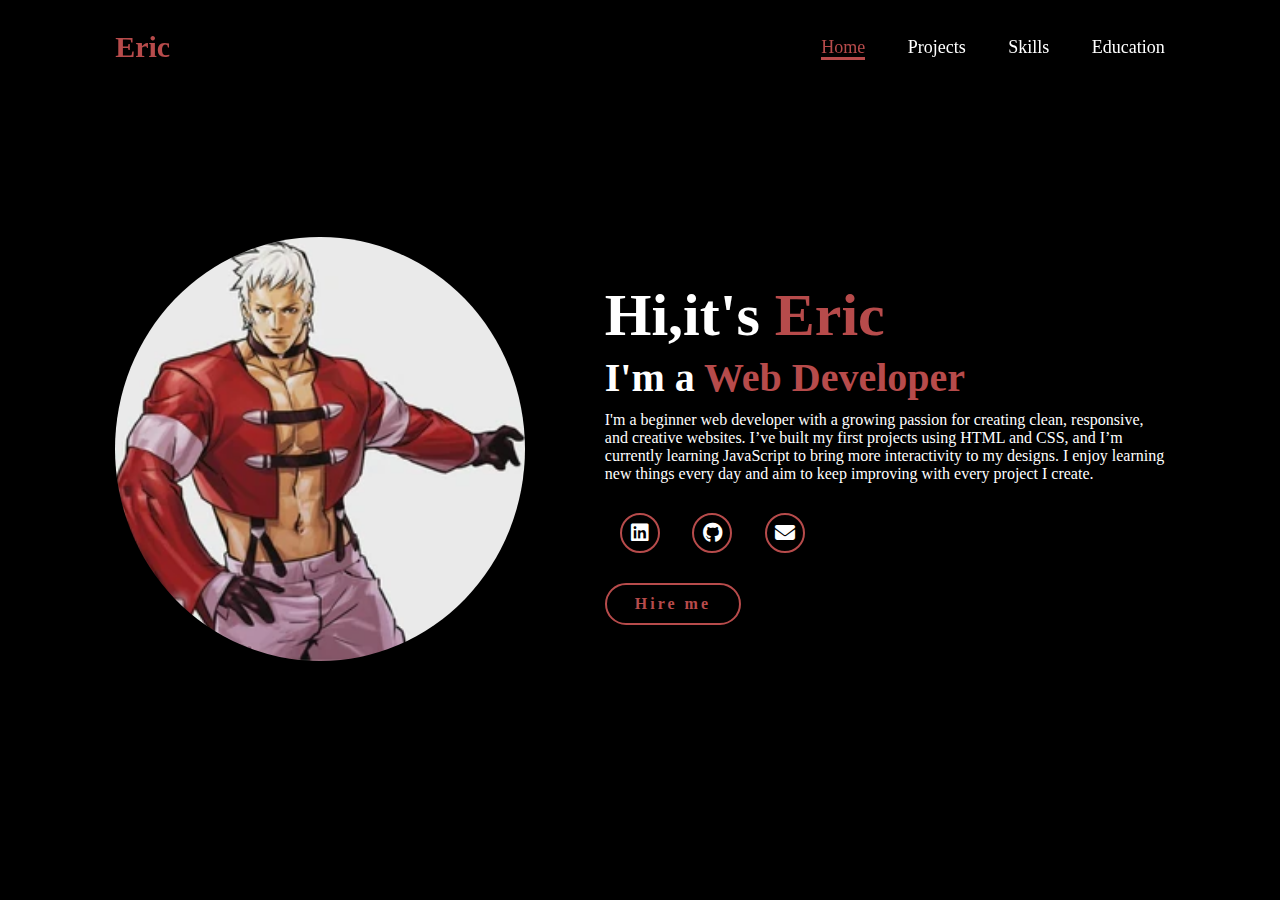
<file: index.html>
<!DOCTYPE html>
<html lang="en">
  <head>
    <link rel="stylesheet" href="styles.css" />
    <link
      rel="stylesheet"
      href="https://cdnjs.cloudflare.com/ajax/libs/font-awesome/6.6.0/css/all.min.css"
    />
    <meta charset="UTF-8" />
    <meta name="viewport" content="width=device-width, initial-scale=1.0" />
    <title>Profolio Website</title>
  </head>
  <body class="background">
    <header>
      <a href="index.html" class="logo">Eric</a>
      <div></div>
      <nav>
        <a href="index.html" class="active">Home</a>
        <a href="project.html">Projects</a>
        <a href="skills.html">Skills</a>
        <a href="Education.html">Education</a>
      </nav>
    </header>
    <section class="home">
      <div class="home-img">
        <img src="Pictures/KOF2002UM-Yashiro2.jpg" alt="My Portfolio picture" />
      </div>
      <div class="home-content">
        <h1>Hi,it's <span>Eric</span></h1>
        <h3 class="typing-text">I'm a <span></span></h3>
        <p>
          I'm a beginner web developer with a growing passion for creating
          clean, responsive, and creative websites. I’ve built my first projects
          using HTML and CSS, and I’m currently learning JavaScript to bring
          more interactivity to my designs. I enjoy learning new things every
          day and aim to keep improving with every project I create.
        </p>
        <div class="social-icons">
          <a href="https://www.linkedin.com/in/eric-zacarias-961513377/" class="fa-brands fa-linkedin"></a>
          <a href="https://github.com/ericzacarias47" class="fa-brands fa-github"></a>
          <a href="mailto:erizacariascastill@outlook.com" class="fa-solid fa-envelope"></a>
        </div>
        <a href="mailto:erizacariascastill@gmail.com" class="button">Hire me</a>
      </div>
    </section>
  </body>
</html>
</file>
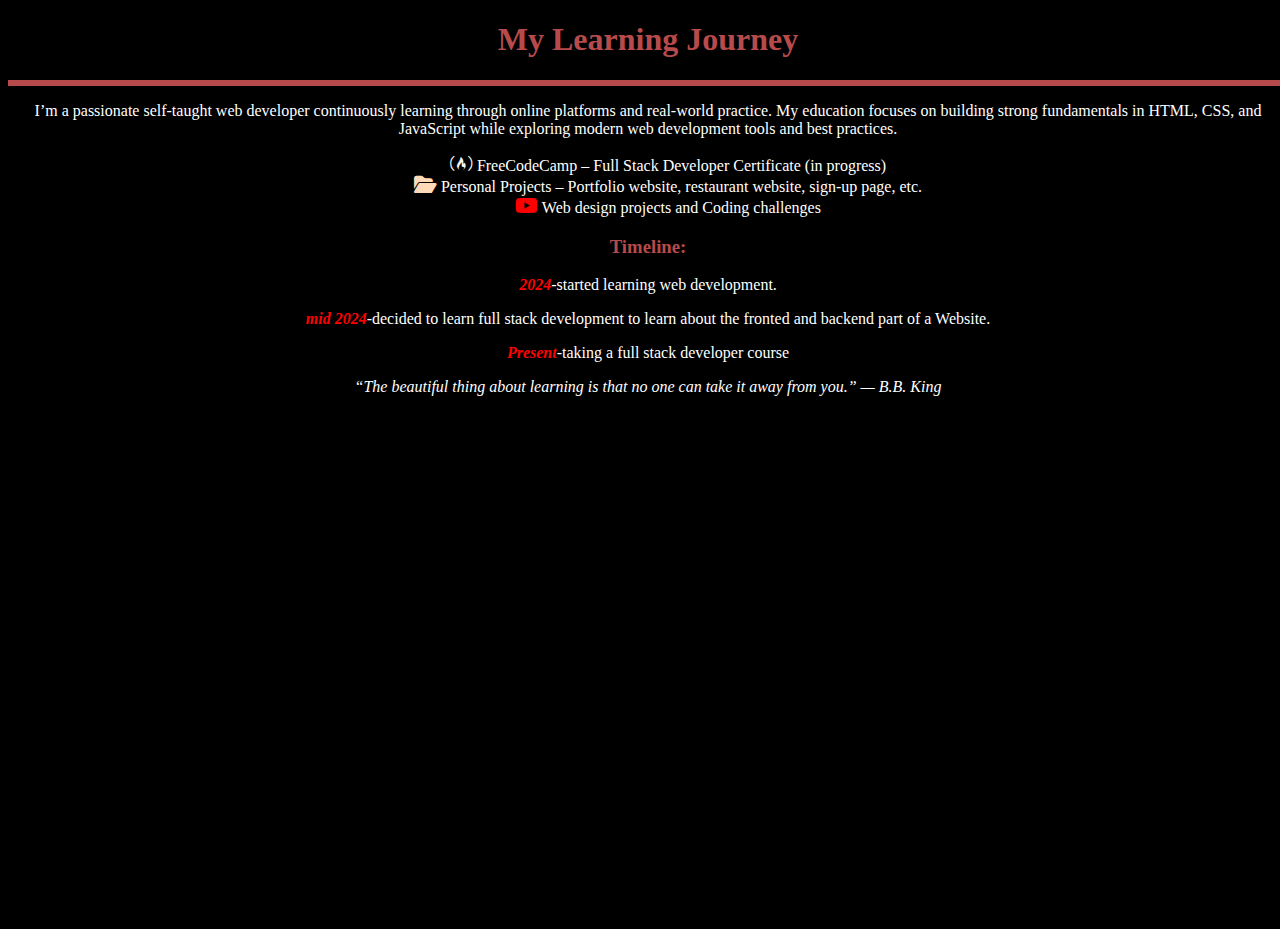
<file: Education.html>
<!DOCTYPE html>
<html lang="en">
  <head>
    <meta charset="UTF-8" />
    <meta name="viewport" content="width=device-width, initial-scale=1.0" />
    <title>Education</title>
    <link rel="stylesheet" href="https://cdnjs.cloudflare.com/ajax/libs/font-awesome/6.5.0/css/all.min.css">
    <link rel="stylesheet" href="education.css">
  </head>
  <body>
    <h1>My Learning Journey</h1>
    <hr />
    <p>
      I’m a passionate self-taught web developer continuously learning through
      online platforms and real-world practice. My education focuses on building
      strong fundamentals in HTML, CSS, and JavaScript while exploring modern
      web development tools and best practices.
    </p>
    <ul>
        <li><i class="fa-brands fa-free-code-camp"></i> FreeCodeCamp – Full Stack Developer Certificate (in progress)</li>
        <li><i class="fa-solid fa-folder-open"></i> Personal Projects – Portfolio website, restaurant website, sign-up page, etc.</li>
        <li><i class="fa-brands fa-youtube"></i> Web design projects and Coding challenges</li>
    </ul>
    <h3>Timeline:</h3>
    <p><b>2024</b>-started learning web development.</p>
    <p><b>mid 2024</b>-decided to learn full stack development to learn about the fronted and backend part of a Website.</p>
  <p><b>Present</b>-taking a full stack developer course</p>
  <blockquote>“The beautiful thing about learning is that no one can take it away from you.” — B.B. King</blockquote>
</html>
</file>
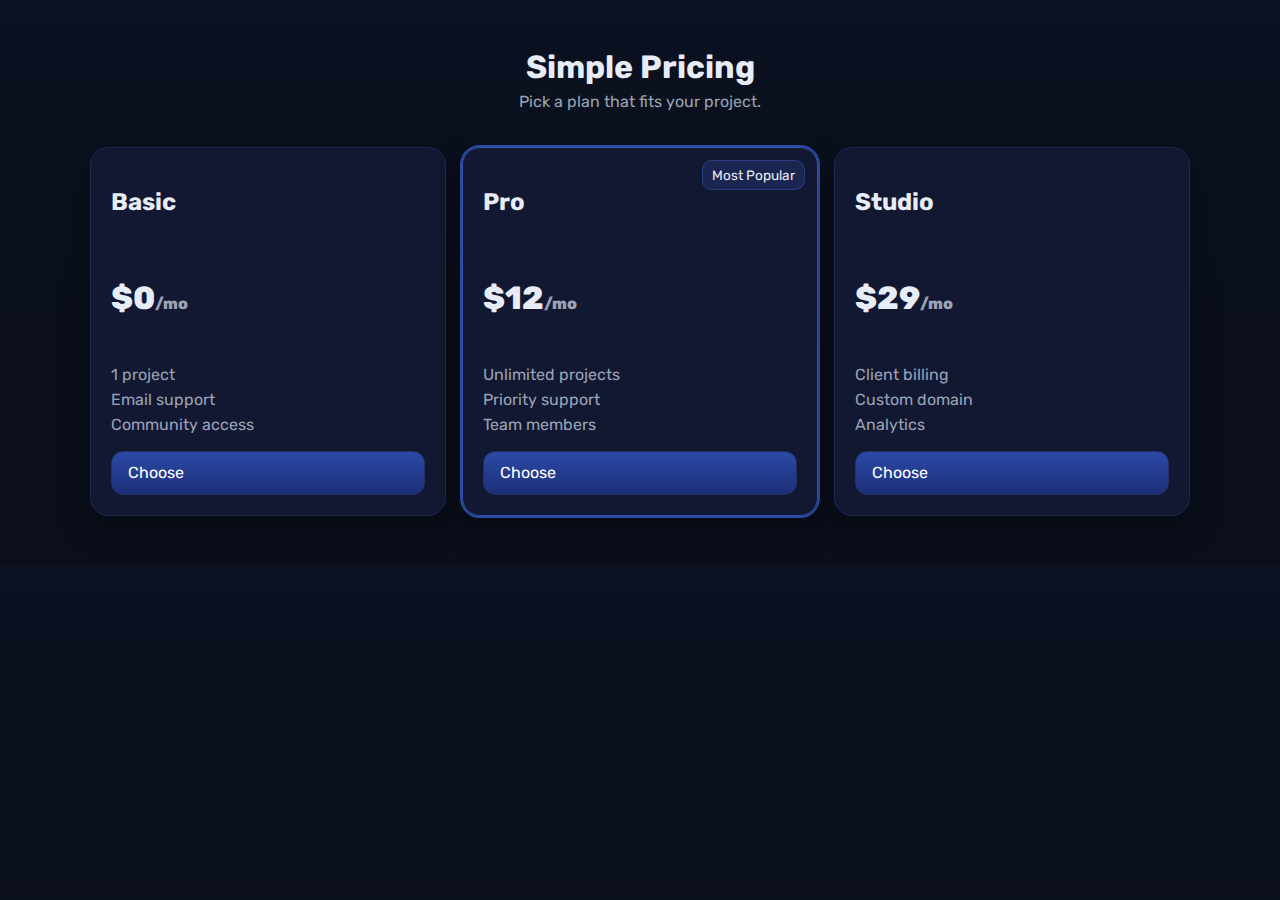
<file: project table.html>
<!doctype html>
<html lang="en">
<head>
<meta charset="utf-8" />
<meta name="viewport" content="width=device-width, initial-scale=1" />
<title>Pricing</title>
<link href="https://fonts.googleapis.com/css2?family=Rubik:wght@400;600;800&display=swap" rel="stylesheet">
<link rel="stylesheet" href="price.css" />
</head>
<body>
<header class="head">
<h1>Simple Pricing</h1>
<p>Pick a plan that fits your project.</p>
</header>
<main class="grid">
<section class="plan">
<h2>Basic</h2>
<p class="price">$0<span>/mo</span></p>
<ul class="features">
<li>1 project</li>
<li>Email support</li>
<li>Community access</li>
</ul>
<a href="#" class="btn">Choose</a>
</section>
<section class="plan highlight" aria-label="Most popular">
<div class="badge">Most Popular</div>
<h2>Pro</h2>
<p class="price">$12<span>/mo</span></p>
<ul class="features">
<li>Unlimited projects</li>
<li>Priority support</li>
<li>Team members</li>
</ul>
<a href="#" class="btn">Choose</a>
</section>
<section class="plan">
<h2>Studio</h2>
<p class="price">$29<span>/mo</span></p>
<ul class="features">
<li>Client billing</li>
<li>Custom domain</li>
<li>Analytics</li>
</ul>
<a href="#" class="btn">Choose</a>
</section>
</main>
</body>
</html>
</file>
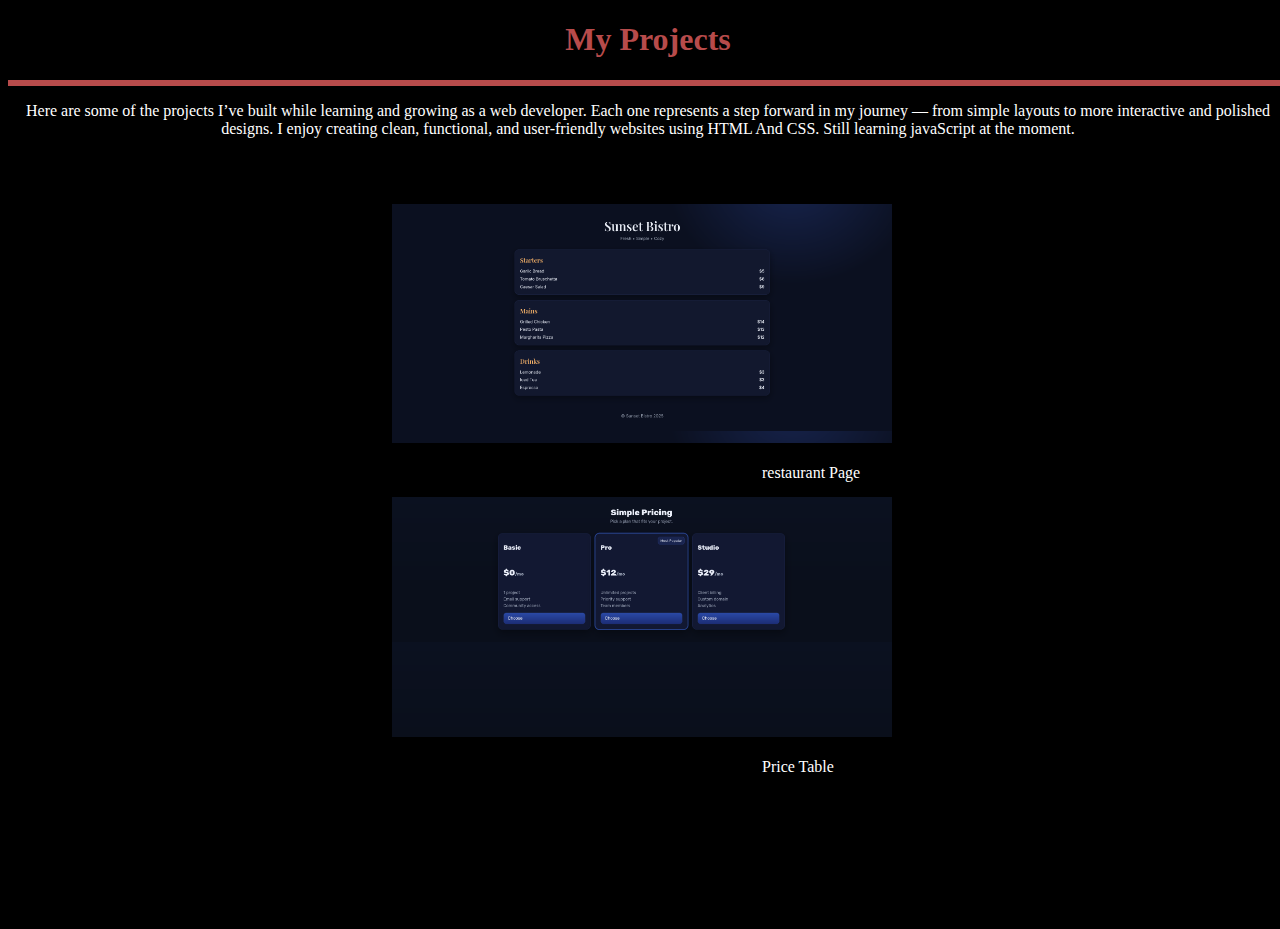
<file: project.html>
<!DOCTYPE html>
<html lang="en">
  <head>
    <meta charset="UTF-8" />
    <meta name="viewport" content="width=device-width, initial-scale=1.0" />
    <title>My Projects</title>
    <link rel="stylesheet" href="projects.css" />
  </head>
  <body>
    <h1>My Projects</h1>
    <hr />
    <p>
      Here are some of the projects I’ve built while learning and growing as a
      web developer. Each one represents a step forward in my journey — from
      simple layouts to more interactive and polished designs. I enjoy creating
      clean, functional, and user-friendly websites using HTML And CSS. Still
      learning javaScript at the moment.
    </p>
    <div class="img-1">
      <img src="Pictures/restaurant.png" />
      <a href="restaurant.html">restaurant Page</a>
    </div>
    <div class="img-2">
      <img src="Pictures/price table.png" />
      <a href="project table.html">Price Table</a>
    </div>
  </body>
</html>
</file>
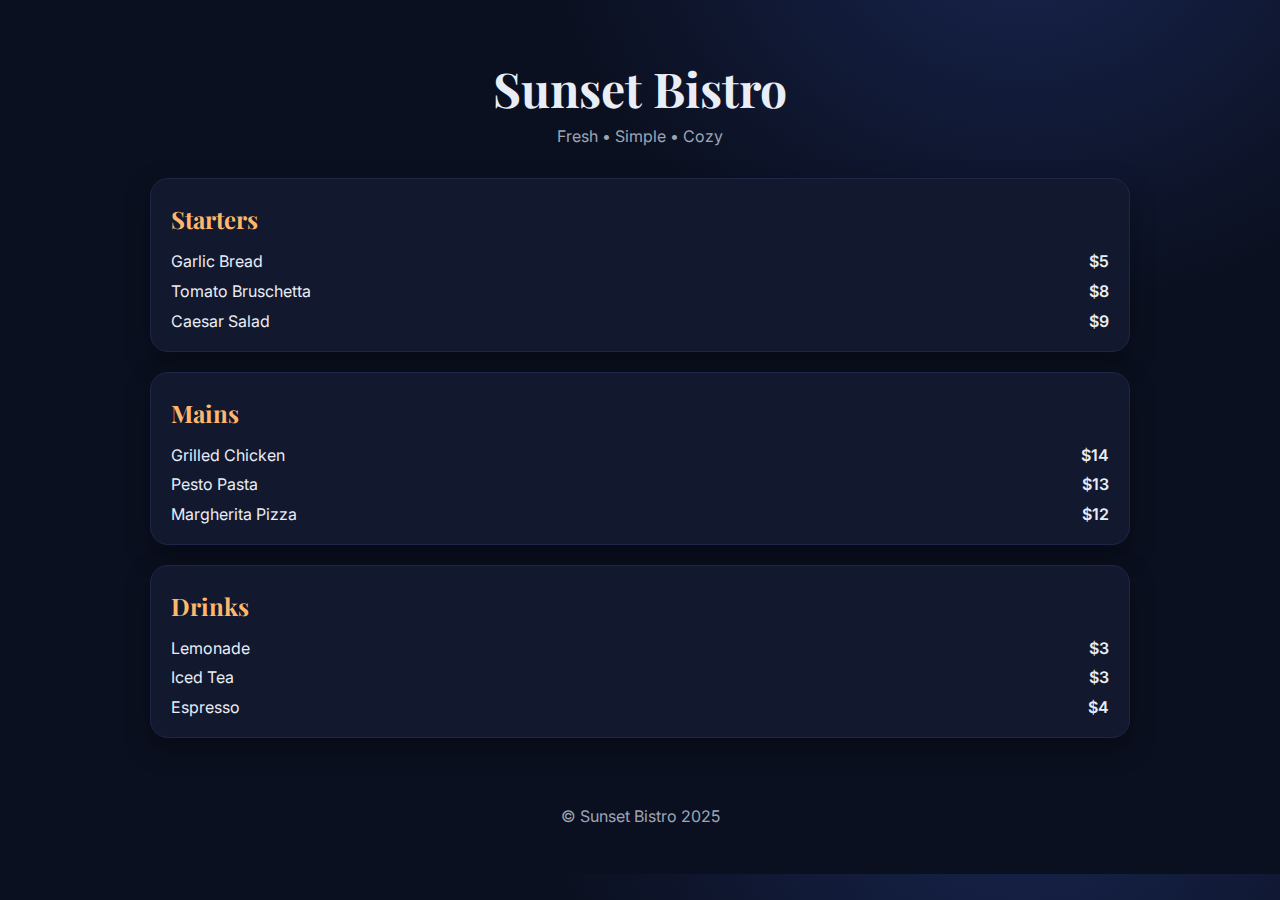
<file: restaurant.html>
<!DOCTYPE html>
<html lang="en">
  <head>
    <meta charset="utf-8" />
    <meta name="viewport" content="width=device-width, initial-scale=1" />
    <title>Sunset Bistro — Menu</title>
    <link
      href="https://fonts.googleapis.com/css2?family=Playfair+Display:wght@600&family=Inter:wght@400;600&display=swap"
      rel="stylesheet"
    />
    <link rel="stylesheet" href="restaurant.css" />
  </head>
  <body>
    <header class="hero">
      <h1>Sunset Bistro</h1>
      <p>Fresh • Simple • Cozy</p>
    </header>

    <main class="menu container">
      <section class="menu-section">
        <h2>Starters</h2>
        <ul class="menu-list">
          <li>
            <span>Garlic Bread</span><span class="dots"></span
            ><span class="price">$5</span>
          </li>
          <li>
            <span>Tomato Bruschetta</span><span class="dots"></span
            ><span class="price">$8</span>
          </li>
          <li>
            <span>Caesar Salad</span><span class="dots"></span
            ><span class="price">$9</span>
          </li>
        </ul>
      </section>

      <section class="menu-section">
        <h2>Mains</h2>
        <ul class="menu-list">
          <li>
            <span>Grilled Chicken</span><span class="dots"></span
            ><span class="price">$14</span>
          </li>
          <li>
            <span>Pesto Pasta</span><span class="dots"></span
            ><span class="price">$13</span>
          </li>
          <li>
            <span>Margherita Pizza</span><span class="dots"></span
            ><span class="price">$12</span>
          </li>
        </ul>
      </section>

      <section class="menu-section">
        <h2>Drinks</h2>
        <ul class="menu-list">
          <li>
            <span>Lemonade</span><span class="dots"></span
            ><span class="price">$3</span>
          </li>
          <li>
            <span>Iced Tea</span><span class="dots"></span
            ><span class="price">$3</span>
          </li>
          <li>
            <span>Espresso</span><span class="dots"></span
            ><span class="price">$4</span>
          </li>
        </ul>
      </section>
    </main>

    <footer class="foot">© <span id="y"></span> Sunset Bistro 2025</footer>
  </body>
</html>
</file>
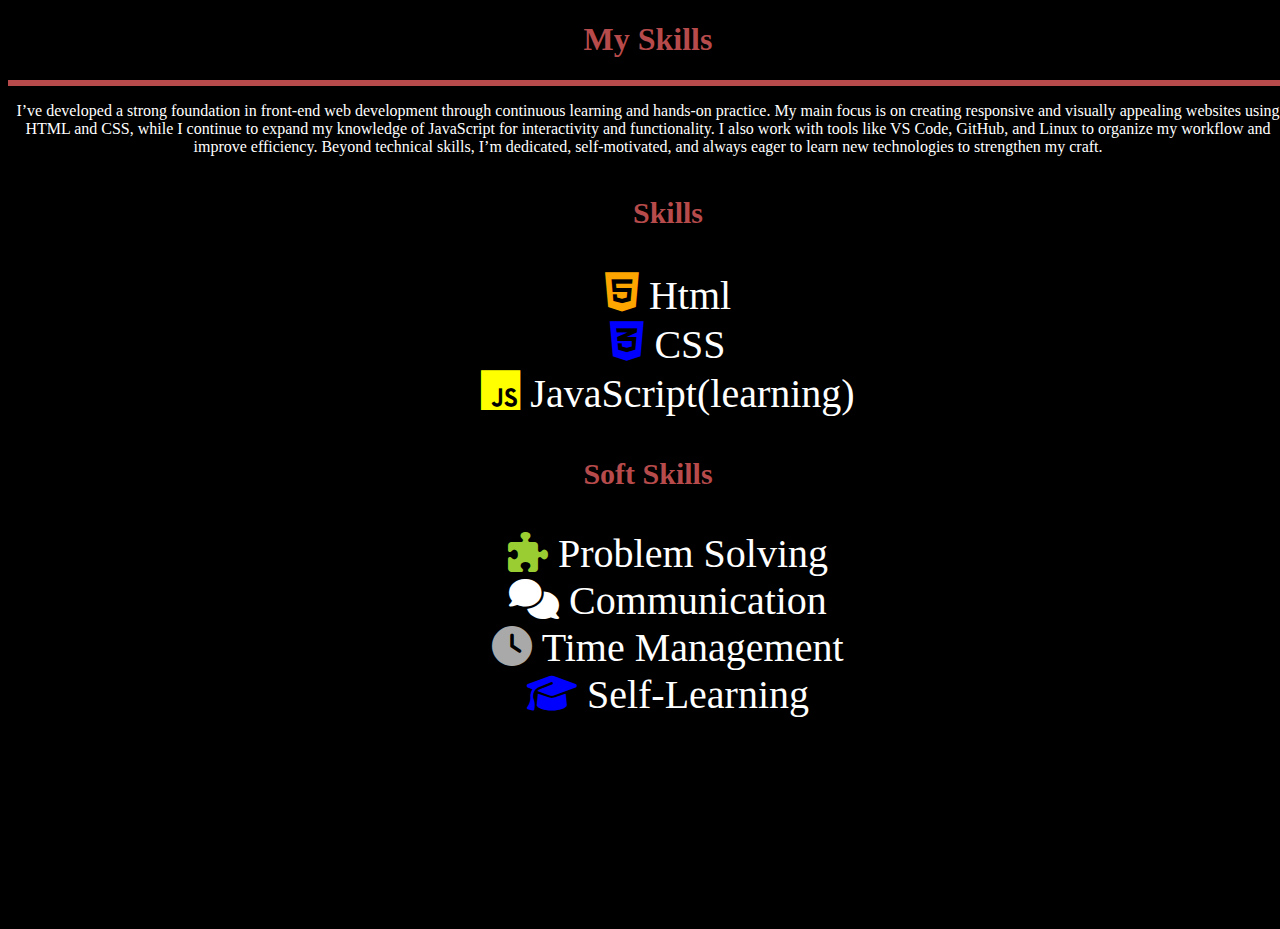
<file: skills.html>
<!DOCTYPE html>
<html lang="en">
  <head>
    <meta charset="UTF-8" />
    <meta name="viewport" content="width=device-width, initial-scale=1.0" />
    <title>Skills</title>
    <link rel="stylesheet" href="skills.css"/>
    <link rel="stylesheet" href="https://cdnjs.cloudflare.com/ajax/libs/font-awesome/6.5.0/css/all.min.css">
  </head>
  <body>
    <h1>My Skills</h1>
    <hr>
    <p>
      I’ve developed a strong foundation in front-end web development through
      continuous learning and hands-on practice. My main focus is on creating
      responsive and visually appealing websites using HTML and CSS, while I
      continue to expand my knowledge of JavaScript for interactivity and
      functionality. I also work with tools like VS Code, GitHub, and Linux to
      organize my workflow and improve efficiency. Beyond technical skills, I’m
      dedicated, self-motivated, and always eager to learn new technologies to
      strengthen my craft.
    </p>
    <section>
        <ul>
          <h4>Skills</h4>
          <li><i class="fa-brands fa-html5"></i> Html</li>
          <li><i class="fa-brands fa-css3-alt"></i> CSS</li>
          <li><i class="fa-brands fa-js"></i> JavaScript(learning)</li>
          </ul>
        </div>
      </section>
      
    <h4>Soft Skills</h4>
        <ul>
          <li><i class="fa-solid fa-puzzle-piece"></i> Problem Solving</li>
          <li><i class="fa-solid fa-comments"></i> Communication</li>
          <li><i class="fa-solid fa-clock"></i> Time Management</li>
          <li><i class="fa-solid fa-graduation-cap"></i> Self-Learning</li>
        </ul>
        
    </ul>
  </body>
</html>
</file>
<file: styles.css>
/* Portfolio style design */

@import url("https://fonts.googleapis.com/css2?family=Anton&family=Bitcount+Prop+Double+Ink:wght@100..900&family=Cossette+Titre:wght@400;700&family=DynaPuff:wght@400..700&family=Great+Vibes&family=Source+Serif+4:ital,opsz,wght@0,8..60,200..900;1,8..60,200..900&display=swap");

* {
  margin: 0;
  padding: 0;
  box-sizing: border-box;
  text-decoration: none;
  border: none;
  outline: none;
  font-family: "DynaPuff" sans-serif;
}

html {
  font-size: 62.5%;
}

.background {
  width: 100%;
  height: 100vh;
  overflow-x: hidden;
  background: black;
  color: white;
}

header {
  margin-top: 20px;
  position: fixed;
  top: 0;
  left: 0;
  width: 100%;
  padding: 1rem 9%;
  background-color: transparent;
  filter: drop-shadow(10px);
  display: flex;
  justify-content: space-between;
  align-items: center;
  z-index: 100;
}

.logo {
  font-size: 3rem;
  color: #b74b4b;
  font-weight: 800;
  cursor: pointer;
  transition: 0.5s ease;
}

logo:hover {
  transform: scale(1.1);
}

nav a {
  font-size: 1.8rem;
  color: white;
  margin-left: 4rem;
  font-weight: 500;
  transition: 0.3s ease;
  border-bottom: 3px solid transparent;
}

nav a:hover,
nav a.active {
  color: #b74b4b;
  border-bottom: 3px solid #b74b4b;
}

@media (max-width: 995px) {
  nav {
    position: absolute;
    display: none;
    top: 0;
    right: 0;
    width: 40%;
    border-left: 3px solid #b74b4b;
    border-bottom: 3px solid #b74b4b;
    border-bottom-left-radius: 2rem;
    padding: 1rem solid;
    background-color: #161616;
    border-top: 0.1rem solid rgba(0, 0, 0, 0.1);
  }

  nav.active {
    display: block;
  }

  nav a {
    display: block;
    font-size: 2rem;
    margin: 3rem 0;
  }

  nav a:hover,
  nav a:active {
    padding: 1rem;
    border-radius: 0.5rem;
    border-bottom: 0.5rem solid #b74b4b;
  }
}

section {
  min-height: 100vh;
  padding: 5rem 9% 5rem;
}

.home {
  display: flex;
  justify-content: center;
  align-items: center;
  gap: 8rem;
  background-color: black;
}

.home.home-content h1 {
  font-size: 6rem;
  font-weight: 700;
  line-height: 1.3;
}

span {
  color: #b74b4b;
}

.home-content h3 {
  font-size: 4rem;
  margin-bottom: 1rem;
  font-weight: 700;
}

.home-img {
  border-radius: 50%;
}
.home-img img {
  position: relative;
  width: 32vw;
  border-radius: 50%;
  box-shadow: 0 0 25px solid #b74b4b;
  cursor: pointer;
  transition: 0.2s linear;
}

.home-img img:hover {
  font-size: 1.8rem;
  font-weight: 500;
}

.fa-brands a {
  display: inline-flex;
  justify-content: center;
  align-items: center;
  width: 4rem;
  height: 4rem;
  background-color: transparent;
  border: 0.2rem solid #b74b4b;
  font-size: 2rem;
  border-radius: 50%;
  margin: 3rem 1.5rem 3rem;
  transition: 0.3s ease;
}

.social-icon a:hover {
  color: black;
  transform: scale(1.3) translateY(5px);
}

section {
  min-height: 100vh;
  padding: 5rem 9% 5rem;
}

.home {
  display: flex;
  justify-content: center;
  align-items: center;
  gap: 8rem;
  background-color: black;
}

.home .home-content h1 {
  font-size: 6rem;
  font-weight: 700;
  line-height: 1.3;
}

span {
  color: #b74b4b;
}

.home-content h3 {
  font-size: 4rem;
  margin-bottom: 1rem;
  font-weight: 700;
}

.home-img {
  border-radius: 50%;
}
.home-img img {
  position: relative;
  width: 32vw;
  border-radius: 50%;
  box-shadow: 0 0 25px solid #b74b4b;
  cursor: pointer;
  transition: 0.2s linear;
}

.home-img img:hover {
  font-size: 1.8rem;
  font-weight: 500;
}

.social-icons a {
  display: inline-flex;
  justify-content: center;
  align-items: center;
  width: 4rem;
  height: 4rem;
  background-color: transparent;
  border: 0.2rem solid #b74b4b;
  font-size: 2rem;
  border-radius: 50%;
  margin: 3rem 1.5rem 3rem;
  transition: 0.3s ease;
  color: white;
}

.social-icons a:hover {
  color: black;
  transform: scale(1.3) translateY(5px);
  background-color: #b74b4b;
  box-shadow: 0 0 25px #b74b4b;
}

.button {
  display: inline-block;
  padding: 1rem 2.8rem;
  background-color: black;
  border-radius: 4rem;
  font-size: 1.6rem;
  color: #b74b4b;
  letter-spacing: 0.3rem;
  font-weight: 600;
  border: 2px solid #b74b4b;
  transition: 0.3s ease;
  cursor: pointer;
}

.button:hover {
  transform: scale3d(1.03);
  background-color: #b74b4b;
  box-shadow: 0 0 25px #b74b4b;
  color: black;
}

.typing-text {
  font-size: 34px;
  font-weight: 600;
  min-width: 280px;
}

.typing-text span {
  position: relative;
}

.typing-text span::before {
  content: "Web Developer";
  color: #b74b4b;
  animation: words 20s infinite;
}

.typing-text span::after {
  content: "";
  background-color: black;
  position: absolute;
  width: calc(100% + 8px);
  height: 100%;
  border-left: 3px solid black;
  right: -8;
  animation: cursor 0.6s infinite;
}

.home-content p {
  font-size: 1.6rem;
}

@keyframes cursor {
  to {
    border-left: 3px solid #b74b4b;
  }
}

@keyframes words {
  0%,
  20% {
    content: "Web Developer";
  }

  21%,
  40% {
    content: "Learner";
  }

  41%,
  60% {
    content: "Developer";
  }

  61%,
  80% {
    content: "Youtuber";
  }

  81%,
  100% {
    content: "coder";
  }
}

@media (max-width: 1000px) {
  .home {
    gap: 4rem;
  }

  @media (max-width: 995px) {
    .home {
      flex-direction: column;
      margin: 5rem 4rem;
    }

    .home .home-content h3 {
      font-size: 2.5rem;
    }

    .home-content h1 {
      font-size: 5rem;
    }

    .home-img img {
      margin-top: 4rem;
      width: 70vw;
    }
  }
}
</file>
<file: education.css>
body{
    width: 100%;
    height: 100vh;
    overflow-x: hidden;
    background: black;
}

h1{
text-align: center;
color: #b74b4b;
}

h3{
color: #b74b4b;
text-align: center;
}

hr{
border: 3px solid #b74b4b;
}

p{
color: white;
text-align: center;
}

li{
color: white;
text-align: center;
list-style: none;
}

b{
color: red;
font-style: italic;
}

blockquote{
color: white;
font-style: italic;
text-align: center;
}

.fa-free-code-camp{
color: whitesmoke;
font-size: 20px;
}

.fa-folder-open{
color: peachpuff;
font-size: 20px;
}

.fa-youtube{
color: red;
font-size: 20px;
}
</file>
<file: price.css>
:root {
    --bg: #0b1120;
    --panel: #121832;
    --text: #e8ecf7;
    --muted: #9aa3b6;
    --accent: #7aa2ff;
    --radius: 18px;
  }
  * {
    box-sizing: border-box;
  }
  body {
    margin: 0;
    font-family: Rubik, system-ui, sans-serif;
    color: var(--text);
    background: linear-gradient(180deg, #0b1120, #0a0f1b 65%);
  }
  .head {
    text-align: center;
    padding: 3rem 1rem 1rem;
  }
  .head h1 {
    margin: 0 0 0.4rem;
  }
  .head p {
    margin: 0;
    color: var(--muted);
  }
  .grid {
    width: min(1100px, 92%);
    margin: 1.25rem auto 3rem;
    display: grid;
    grid-template-columns: repeat(3, 1fr);
    gap: 1rem;
  }
  .plan {
    position: relative;
    background: var(--panel);
    border: 1px solid #1f2a53;
    border-radius: var(--radius);
    padding: 1.25rem;
    display: grid;
    gap: 0.7rem;
    box-shadow: 0 12px 30px rgba(0, 0, 0, 0.35);
  }
  .price {
    font-size: 2rem;
    font-weight: 800;
  }
  .price span {
    font-size: 1rem;
    color: var(--muted);
  }
  .features {
    list-style: none;
    margin: 0.25rem 0 0;
    padding: 0;
    display: grid;
    gap: 0.4rem;
    color: var(--muted);
  }
  .btn {
    margin-top: 0.35rem;
    display: inline-block;
    text-decoration: none;
    color: white;
    background: linear-gradient(180deg, #2b4aa7, #1d2e77);
    border: 1px solid #22315f;
    padding: 0.7rem 1rem;
    border-radius: 0.75rem;
  }
  .highlight {
    border-color: #3556a7;
    outline: 2px solid #2b4aa7;
  }
  .badge {
    position: absolute;
    top: 12px;
    right: 12px;
    padding: 0.35rem 0.55rem;
    font-size: 0.85rem;
    border-radius: 0.6rem;
    background: #1a2550;
    border: 1px solid #2b3f86;
  }
  @media (max-width: 900px) {
    .grid {
      grid-template-columns: repeat(2, 1fr);
    }
  }
  @media (max-width: 560px) {
    .grid {
      grid-template-columns: 1fr;
    }
  }
</file>
<file: projects.css>
body {
  width: 100%;
  height: 100vh;
  overflow-x: hidden;
  background: black;
}

h1 {
  text-align: center;
  color: #b74b4b;
}

p {
  color: white;
  text-align: center;
}

hr {
  color: #b74b4b;
  border: 3px solid;
}

img {
  position: relative;
  margin-top: 50px;
  width: 500px;
  left: 30%;
}

a {
  position: relative;
  bottom: -35px;
  left: 250px;
  text-decoration: none;
  color: white;
}

a:hover {
  text-decoration: underline;
}

@media (max-width: 1000px) {
  a {
    position: relative;
    bottom: -35px;
    left: 250px;
    text-decoration: none;
    color: white;
  }

  a:hover {
    text-decoration: underline;
  }

  @media (max-width: 995px) {
    a {
      position: relative;
      bottom: -35px;
      left: 250px;
      text-decoration: none;
    }

    a:hover {
      text-decoration: underline;
    }
  }
}
</file>
<file: restaurant.css>
:root {
    --bg: #0b1020;
    --card: #12182e;
    --text: #e9edf6;
    --muted: #9da6b6;
    --accent: #ffb86b;
    --radius: 18px;
  }
  * {
    box-sizing: border-box;
  }
  body {
    margin: 0;
    font-family: Inter, system-ui, sans-serif;
    color: var(--text);
    background: radial-gradient(60rem 50rem at 80% -10%, #17244e 0%, #0b1020 50%);
  }
  .hero {
    text-align: center;
    padding: 3.5rem 1rem 2rem;
  }
  .hero h1 {
    font-family: "Playfair Display", serif;
    font-size: clamp(2rem, 6vw, 3rem);
    margin: 0;
  }
  .hero p {
    margin: 0.4rem 0 0;
    color: var(--muted);
  }
  .container {
    width: min(980px, 92%);
    margin: 0 auto;
    padding: 0 0 2.5rem;
  }
  .menu {
    display: grid;
    gap: 1.25rem;
  }
  .menu-section {
    background: var(--card);
    border: 1px solid #1e2748;
    border-radius: var(--radius);
    padding: 1.25rem;
    box-shadow: 0 10px 26px rgba(0, 0, 0, 0.35);
  }
  .menu-section h2 {
    font-family: "Playfair Display", serif;
    color: var(--accent);
    margin: 0.25rem 0 1rem;
  }
  .menu-list {
    list-style: none;
    margin: 0;
    padding: 0;
    display: grid;
    gap: 0.6rem;
  }
  .menu-list li {
    display: grid;
    grid-template-columns: 1fr auto auto;
    align-items: center;
    gap: 0.5rem;
  }
  .menu-list .dots {
    height: 1px;
    background: linear-gradient(
      90deg,
      transparent,
      #2a355f 30%,
      #2a355f 70%,
      transparent
    );
  }
  .price {
    font-weight: 600;
  }
  .foot {
    text-align: center;
    color: var(--muted);
    padding: 1.75rem 1rem 3rem;
  }
</file>
<file: skills.css>
body {
  width: 100%;
  height: 100vh;
  overflow-x: hidden;
  background: black;
}

h1 {
  text-align: center;
  color: #b74b4b;
}

hr {
  border: solid 3px #b74b4b;
}

p {
  text-align: center;
  color: white;
}

h4 {
  text-align: center;
  color: #b74b4b;
  font-size: 30px;
}

li {
  text-align: center;
  color: white;
  list-style: none;
  font-size: 40px;
}

.fa-html5 {
  color: orange;
  font-size: 45px;
}

.fa-css3-alt {
  color: blue;
  font-size: 45px;
}

.fa-js {
  color: yellow;
  font-size: 45px;
}

.fa-puzzle-piece {
  color: yellowgreen;
}

.fa-clock {
  color: darkgrey;
}

.fa-graduation-cap {
  color: blue;
}

@media (max-width: 1000px) {
  body {
    width: 100%;
    height: 100vh;
    overflow-x: hidden;
    background: black;
  }

  h1 {
    text-align: center;
    color: white;
  }

  hr {
    border: solid 3px #b74b4b;
  }

  p {
    text-align: center;
    color: white;
  }

  h4 {
    text-align: center;
    color: #b74b4b;
  }

  li {
    text-align: center;
    color: white;
    list-style: none;
    font-size: 40px;
  }

  .fa-html5 {
    color: orange;
    font-size: 45px;
  }

  .fa-css3-alt {
    color: blue;
    font-size: 45px;
  }

  .fa-js {
    color: yellow;
    font-size: 45px;
  }

  .fa-puzzle-piece {
    color: yellowgreen;
  }

  .fa-clock {
    color: darkgrey;
  }

  .fa-graduation-cap {
    color: blue;
  }
}
</file>
